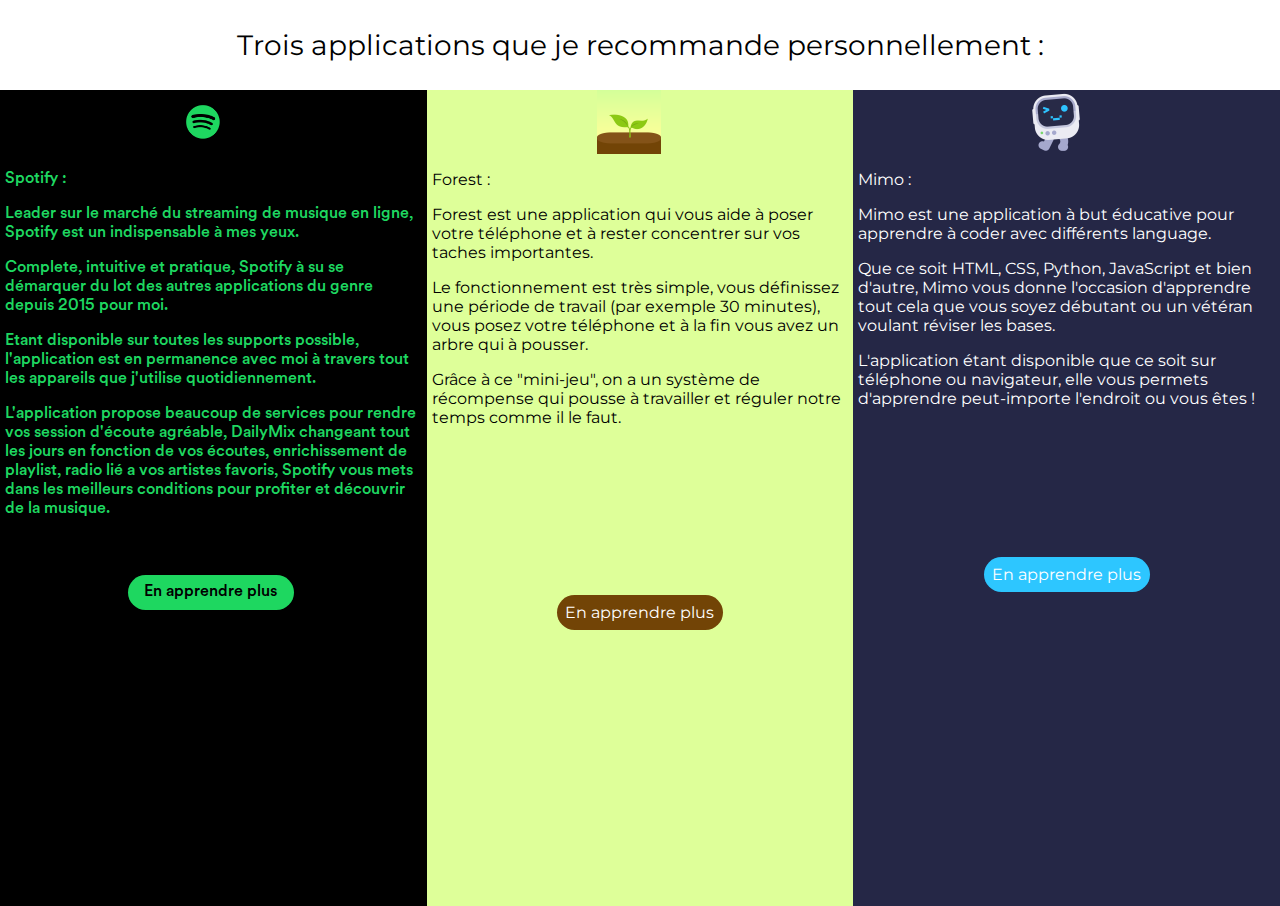
<file: index.html>
<!DOCTYPE html>
<html lang="en">
<head>
    <meta charset="UTF-8">
    <meta name="viewport" content="width=device-width, initial-scale=1.0">
    <title>App Favorites</title>
    <link rel="stylesheet" href="./code/favorites.css">
    <link href="https://fonts.googleapis.com/css?family=Montserrat" rel="stylesheet">
    <link rel="icon" type="image" href="./image/favicon.png">
</head>


<body>

    <header>

        <div class="header">
            <p class="title-header">Trois applications que je recommande personnellement :</p>

        </div>
        



    </header>


    <main class="main-index">


        <div class="three-columns">
            <div class="spotify-column">

                <img class="logo-column" src="./image/spotify-logo.jpg" alt="logo-spotify">

                <p class="text-index">Spotify :</p>
                <p class="text-index">Leader sur le marché du streaming de musique en ligne, Spotify est un indispensable à mes yeux.</p>
                <p class="text-index">Complete, intuitive et pratique, Spotify à su se démarquer du lot des autres applications du genre depuis 2015 pour moi.</p>
                <p class="text-index">Etant disponible sur toutes les supports possible, l'application est en permanence avec moi à travers tout les appareils que j'utilise quotidiennement.</p>
                <p class="text-index">L'application propose beaucoup de services pour rendre vos session d'écoute agréable, DailyMix changeant tout les jours en fonction de vos écoutes, enrichissement de playlist, radio lié a vos artistes favoris, Spotify vous mets dans les meilleurs conditions pour profiter et découvrir de la musique.</p>
                
                <br>
                <br>
                

                
                <a class="app-button-spotify" href="./code/spotify.html">En apprendre plus</a>
            </div>

            <div class="forest-column">

                <img class="logo-column" src="./image/forest-logo.png" alt="logo-forest">

                <p class="text-index">Forest :</p>
                <p class="text-index">Forest est une application qui vous aide à poser votre téléphone et à rester concentrer sur vos taches importantes.</p>
                <p class="text-index">Le fonctionnement est très simple, vous définissez une période de travail (par exemple 30 minutes), vous posez votre téléphone et à la fin vous avez un arbre qui à pousser.</p>
                <p class="text-index">Grâce à ce "mini-jeu", on a un système de récompense qui pousse à travailler et réguler notre temps comme il le faut.</p>
                <br><br><br><br><br><br><br><br>
                <a class="app-button-forest" href="./code/forest.html">En apprendre plus</a>

            </div>

            <div class="mimo-column">

                <img class="logo-column" src="./image/mimo-logo.png" alt="mimo-logo">

                <p class="text-index">Mimo :</p>
                <p class="text-index">Mimo est une application à but éducative pour apprendre à coder avec différents language.</p>
                <p class="text-index">Que ce soit HTML, CSS, Python, JavaScript et bien d'autre, Mimo vous donne l'occasion d'apprendre tout cela que vous soyez débutant ou un vétéran voulant réviser les bases.</p>
                <p class="text-index">L'application étant disponible que ce soit sur téléphone ou navigateur, elle vous permets d'apprendre peut-importe l'endroit ou vous êtes !</p>
                <br><br><br><br><br><br><br>
                <a class="app-button-mimo" href="./code/mimo.html">En apprendre plus</a>

            </div>
        </div>

        



    </main>


    <footer>



    </footer>
    
</body>
</html>
</file>
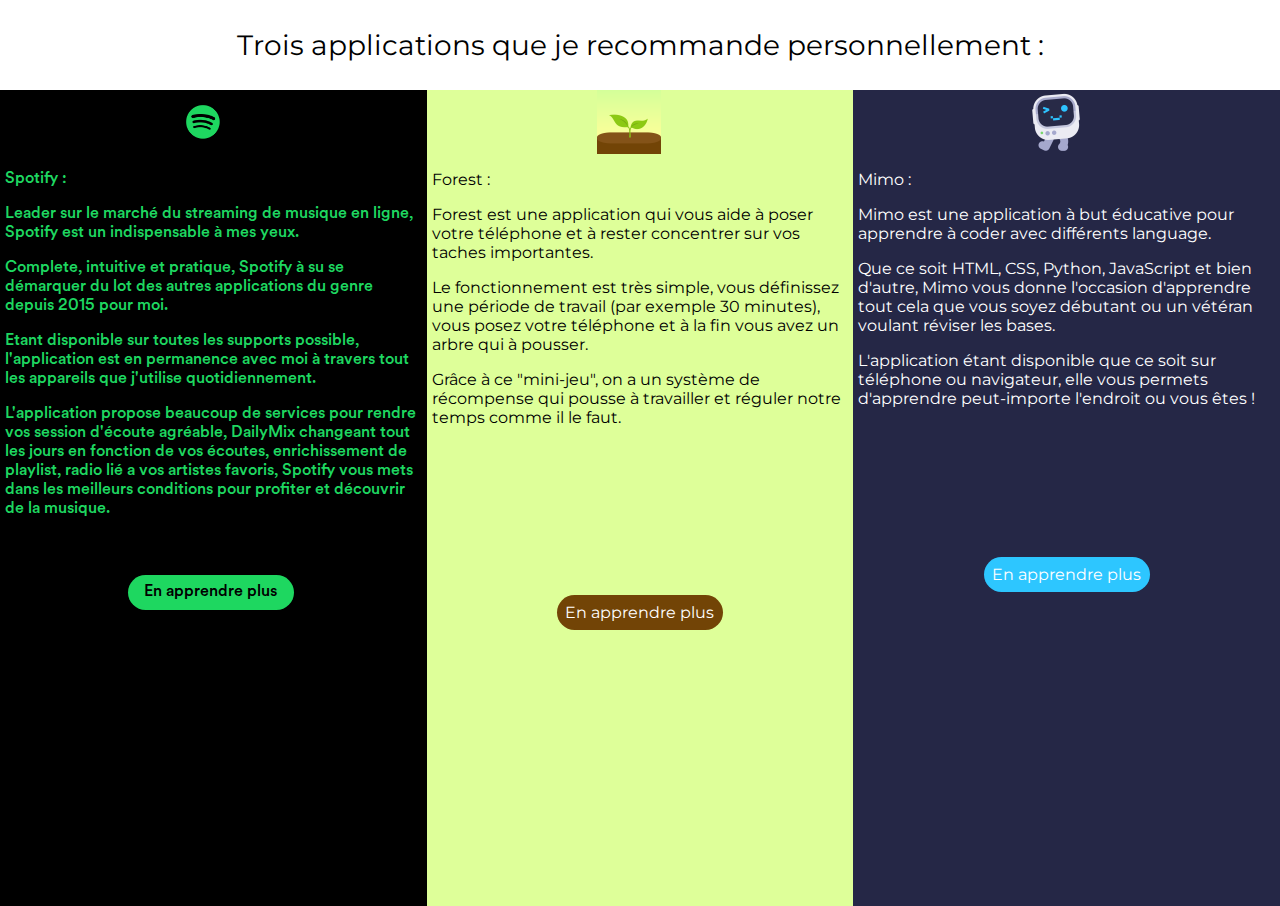
<file: code/index.html>
<!DOCTYPE html>
<html lang="en">
<head>
    <meta charset="UTF-8">
    <meta name="viewport" content="width=device-width, initial-scale=1.0">
    <title>App Favorites</title>
    <link rel="stylesheet" href="favorites.css">
    <link href="https://fonts.googleapis.com/css?family=Montserrat" rel="stylesheet">
</head>


<body>

    <header>

        <div class="header">
            <p class="title-header">Trois applications que je recommande personnellement :</p>

        </div>
        



    </header>


    <main class="main-index">


        <div class="three-columns">
            <div class="spotify-column">

                <img class="logo-column" src="..//image/spotify-logo.jpg" alt="logo-spotify">

                <p class="text-index">Spotify :</p>
                <p class="text-index">Leader sur le marché du streaming de musique en ligne, Spotify est un indispensable à mes yeux.</p>
                <p class="text-index">Complete, intuitive et pratique, Spotify à su se démarquer du lot des autres applications du genre depuis 2015 pour moi.</p>
                <p class="text-index">Etant disponible sur toutes les supports possible, l'application est en permanence avec moi à travers tout les appareils que j'utilise quotidiennement.</p>
                <p class="text-index">L'application propose beaucoup de services pour rendre vos session d'écoute agréable, DailyMix changeant tout les jours en fonction de vos écoutes, enrichissement de playlist, radio lié a vos artistes favoris, Spotify vous mets dans les meilleurs conditions pour profiter et découvrir de la musique.</p>
                
                <br>
                <br>
                

                
                <a class="app-button-spotify" href="spotify.html">En apprendre plus</a>
            </div>

            <div class="forest-column">

                <img class="logo-column" src="..//image/forest-logo.png" alt="logo-forest">

                <p class="text-index">Forest :</p>
                <p class="text-index">Forest est une application qui vous aide à poser votre téléphone et à rester concentrer sur vos taches importantes.</p>
                <p class="text-index">Le fonctionnement est très simple, vous définissez une période de travail (par exemple 30 minutes), vous posez votre téléphone et à la fin vous avez un arbre qui à pousser.</p>
                <p class="text-index">Grâce à ce "mini-jeu", on a un système de récompense qui pousse à travailler et réguler notre temps comme il le faut.</p>
                <br><br><br><br><br><br><br><br>
                <a class="app-button-forest" href="forest.html">En apprendre plus</a>

            </div>

            <div class="mimo-column">

                <img class="logo-column" src="..//image/mimo-logo.png" alt="mimo-logo">

                <p class="text-index">Mimo :</p>
                <p class="text-index">Mimo est une application à but éducative pour apprendre à coder avec différents language.</p>
                <p class="text-index">Que ce soit HTML, CSS, Python, JavaScript et bien d'autre, Mimo vous donne l'occasion d'apprendre tout cela que vous soyez débutant ou un vétéran voulant réviser les bases.</p>
                <p class="text-index">L'application étant disponible que ce soit sur téléphone ou navigateur, elle vous permets d'apprendre peut-importe l'endroit ou vous êtes !</p>
                <br><br><br><br><br><br><br>
                <a class="app-button-mimo" href="mimo.html">En apprendre plus</a>

            </div>
        </div>

        



    </main>


    <footer>



    </footer>
    
</body>
</html>
</file>
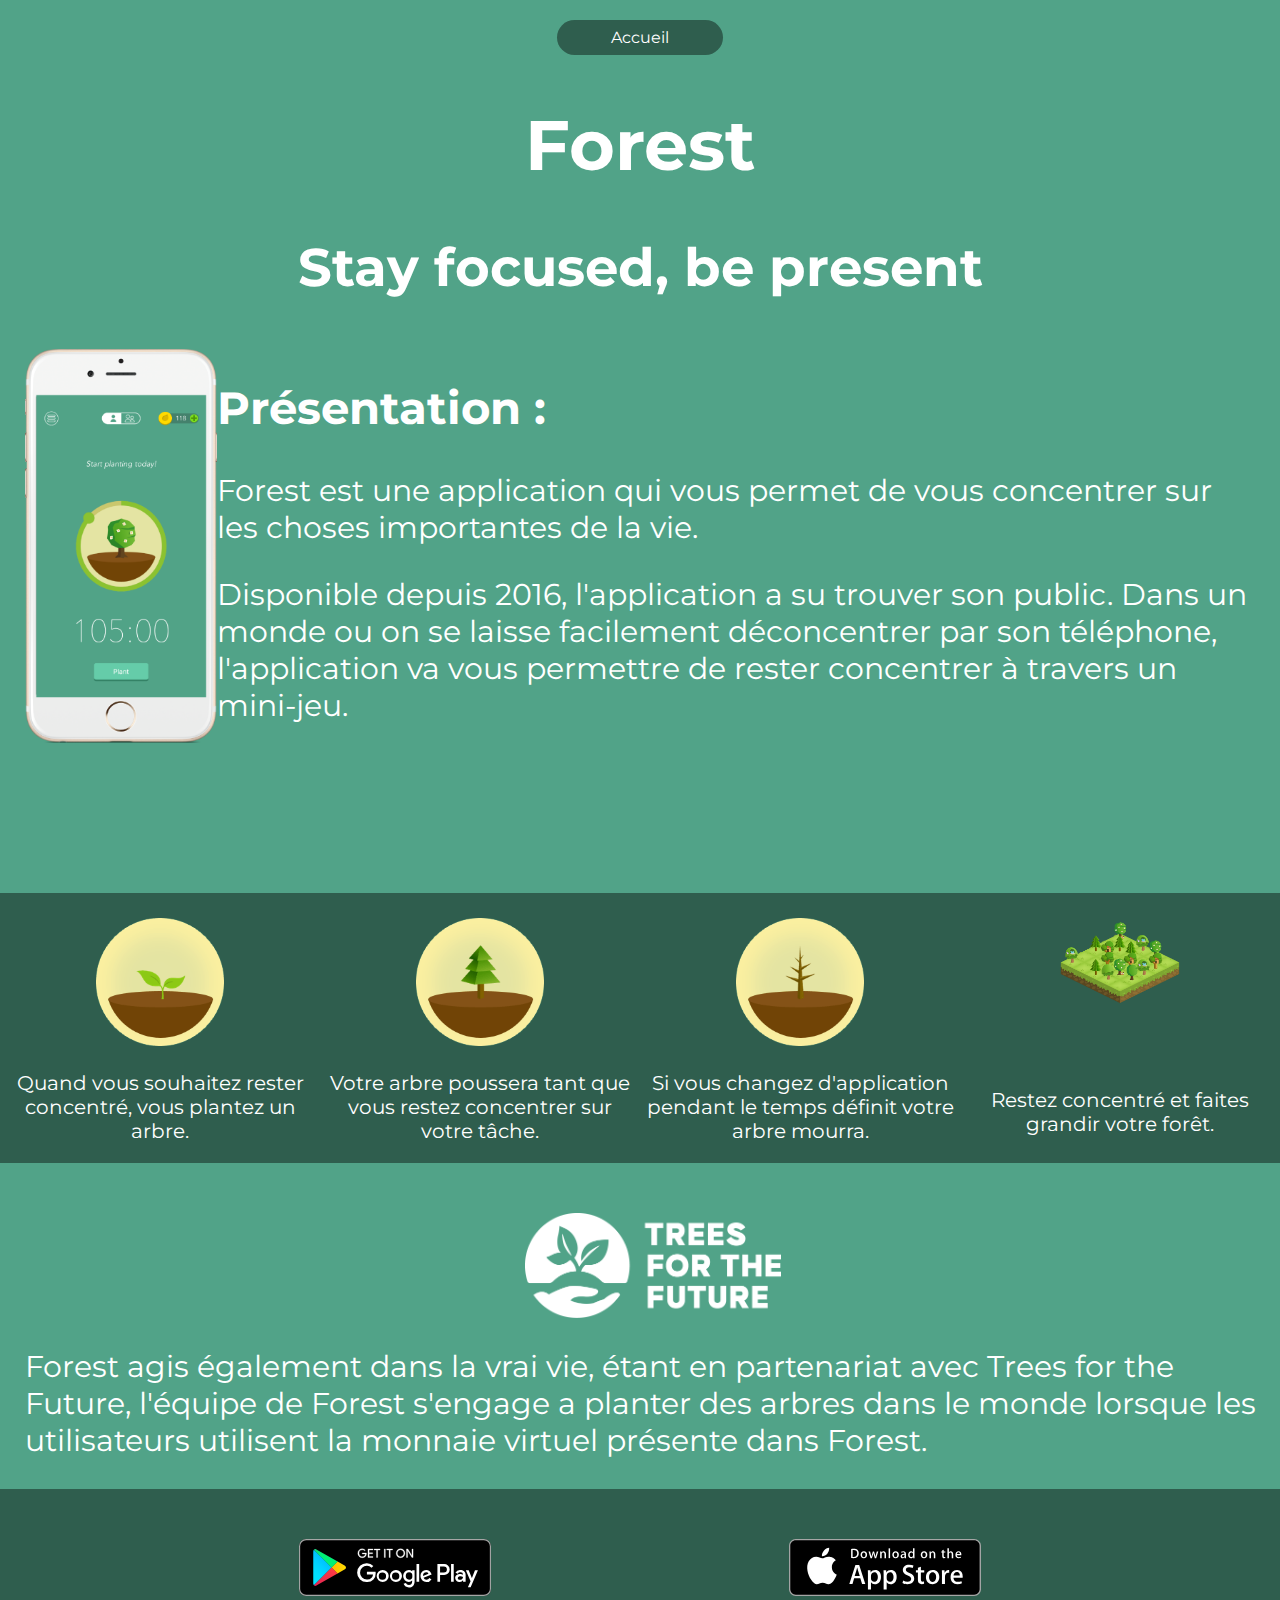
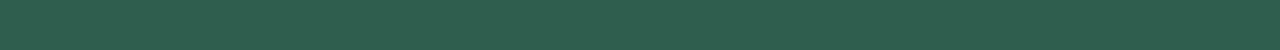
<file: code/forest.html>
<!DOCTYPE html>
<html lang="en">
<head>
    <meta charset="UTF-8">
    <meta name="viewport" content="width=device-width, initial-scale=1.0">
    <title>Forest</title>
    <link rel="stylesheet" href="..//code/favorites.css">
    <link href="https://fonts.googleapis.com/css?family=Montserrat" rel="stylesheet">
    <link rel="icon" type="image" href="../image/forest-logo.png">

</head>


<body class="body-forest">

    <header>
        <a class="button-index-forest" href="../index.html">Accueil</a>


    </header>


    <main>
        <section>

            <div class="titre-forest">
                <h1>Forest</h1>
                <h2>Stay focused, be present</h2>
            </div>

            <div class="forest1">

                <div>
                    <img class="screen-forest1" src="..//image/screen-forest1.png" alt="screen-forest1">
                </div>
                
                <div class="text-forest1">
                    <h2>Présentation :</h2>
                    <p>Forest est une application qui vous permet de vous concentrer sur les choses importantes de la vie.</p>
                    <p>Disponible depuis 2016, l'application a su trouver son public. Dans un monde ou on se laisse facilement déconcentrer par son téléphone,
                        l'application va vous permettre de rester concentrer à travers un mini-jeu.
                    </p>
                </div>

            
            </div>

        </section>

        <br> <br> <br> <br> <br> <br>
        
       

        <section class="forest2">

            <div>
                <img class="screen-forest2" src="..//image/screen-forest2.png" alt="screen-forest2">
                <p>Quand vous souhaitez rester concentré, vous plantez un arbre.</p>
            </div>

            <div>
                <img class="screen-forest2" src="..//image/screen-forest3.png" alt="screen-forest3">
                <p>Votre arbre poussera tant que vous restez concentrer sur votre tâche.</p>
            </div>

            <div>
                <img class="screen-forest2" src="..//image/screen-forest4.png" alt="screen-forest4">
                <p>Si vous changez d'application pendant le temps définit votre arbre mourra.</p>
            </div>
            
            <div class="grow-forest">
                <img class="screen-forest2" src="..//image/screen-forest5.png" alt="screen-forest5">
                <p class="text-forest2">Restez concentré et faites grandir votre forêt.</p>
            </div>
            
        </section>

       <section class="forest3">
        <img class="logoTFTF" src="..//image/logo-tftf.png" alt="">
        <p>Forest agis également dans la vrai vie, étant en partenariat avec Trees for the Future, l'équipe de Forest s'engage a planter des arbres dans le monde lorsque les utilisateurs 
            utilisent la monnaie virtuel présente dans Forest.
        </p>
       </section>


    </main>


    <footer class="footer-forest">
        <a href="https://play.google.com/store/apps/details?id=cc.forestapp&referrer=utm_source%3Dofficalwebsite%26utm_medium%3Dbutton">
            <img class="logo-appstore" src="..//image/playstore.svg" alt="playstore">
        </a>    
        
        <a href="https://apps.apple.com/us/app/forest-focus-for-productivity/id866450515">
            <img class="logo-appstore" src="..//image/appstore.svg" alt="apple">
        </a>
    </footer>
    
</body>
</html>
</file>
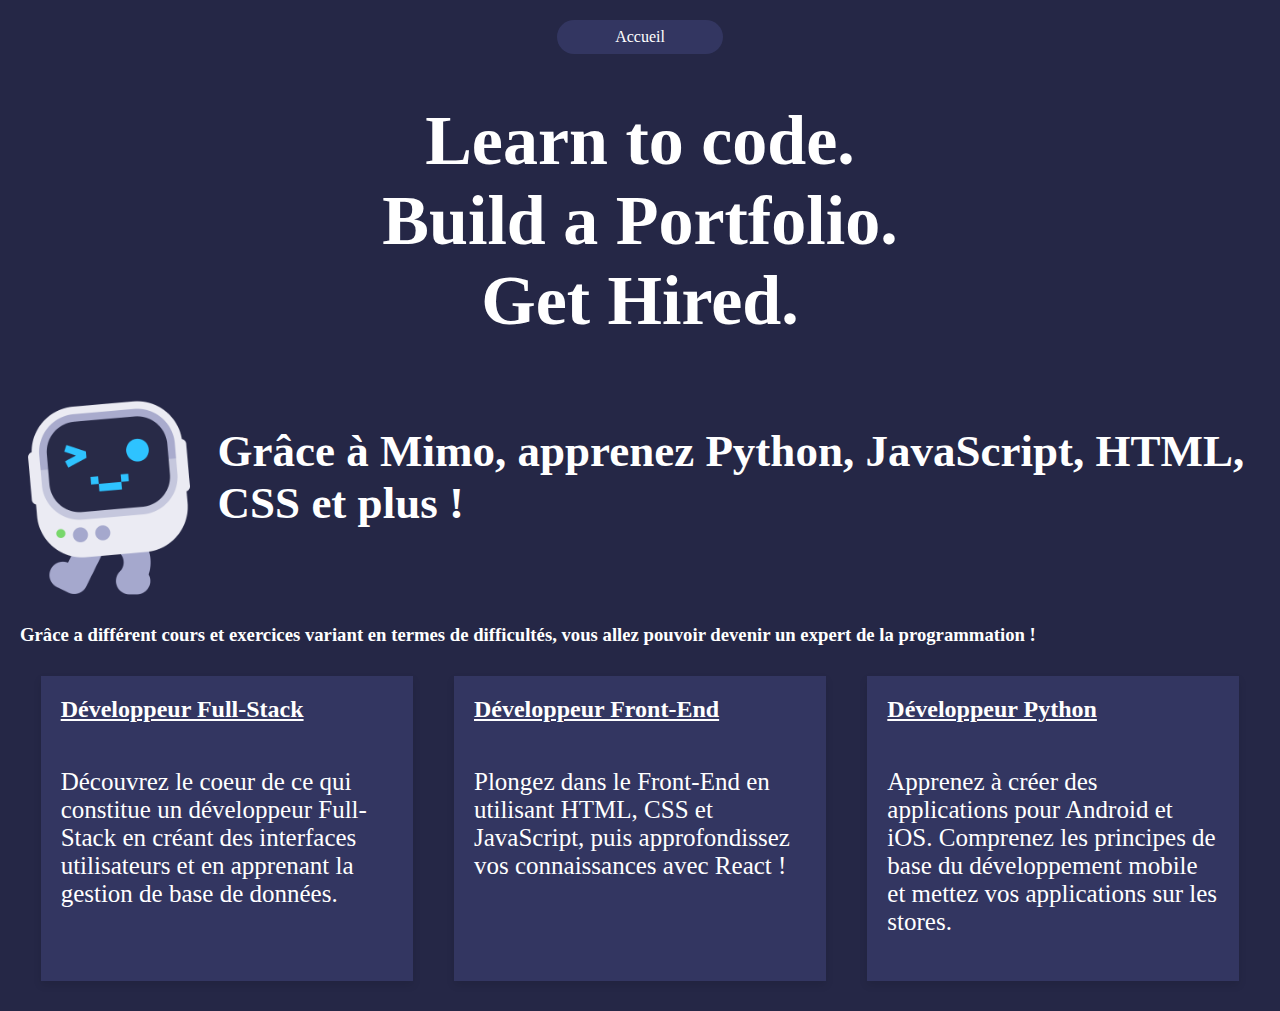
<file: code/mimo.html>
<!DOCTYPE html>
<html lang="en">
<head>
    <meta charset="UTF-8">
    <meta name="viewport" content="width=device-width, initial-scale=1.0">
    <title>Mimo</title>
    <link rel="stylesheet" href="./favorites.css">
    <link href="https://db.onlinewebfonts.com/c/d95bf2f30035a050142565e03d44da71?family=Aeonik" rel="stylesheet">
    <link rel="icon" type="image" href="../image/mimo-logo.png">
</head>


<body class="body-mimo">

    <header>

        <a class="button-index-mimo" href="../index.html">Accueil</a>


    </header>


    <main>

        <h1 class="title-mimo">Learn to code. <br>
        Build a Portfolio. <br>
        Get Hired.
        </h1>

        <section class="section-mimo1">
            <img class="robot-mimo" src="../image/mimo-logo.png" alt="">
            <h2>Grâce à Mimo, apprenez Python, JavaScript, HTML, CSS et plus !</h2>
        </section>
        <h3>Grâce a différent cours et exercices variant en termes de difficultés, vous allez pouvoir devenir un expert de la programmation !</h3>

        <section class="card-container">

            <div class="card">         
                <h2><u>Développeur Full-Stack</u></h2>
                <p>Découvrez le coeur de ce qui constitue un développeur Full-Stack en créant des interfaces utilisateurs et en apprenant la gestion de base de données.</p>
            </div>
            <div class="card">
                <h2><u>Développeur Front-End</u></h2>
                <p>Plongez dans le Front-End en utilisant HTML, CSS et JavaScript, puis approfondissez vos connaissances avec React !</p>
            </div>
            <div class="card">
                <h2><u>Développeur Python</u></h2>
                <p>Apprenez à créer des applications pour Android et iOS. Comprenez les principes de base du développement mobile et mettez vos applications sur les stores.</p>
            </div>
    
        </section>

        <section>
            
        </section>


        



    </main>


    <footer>


        
    </footer>
    
</body>
</html>
</file>
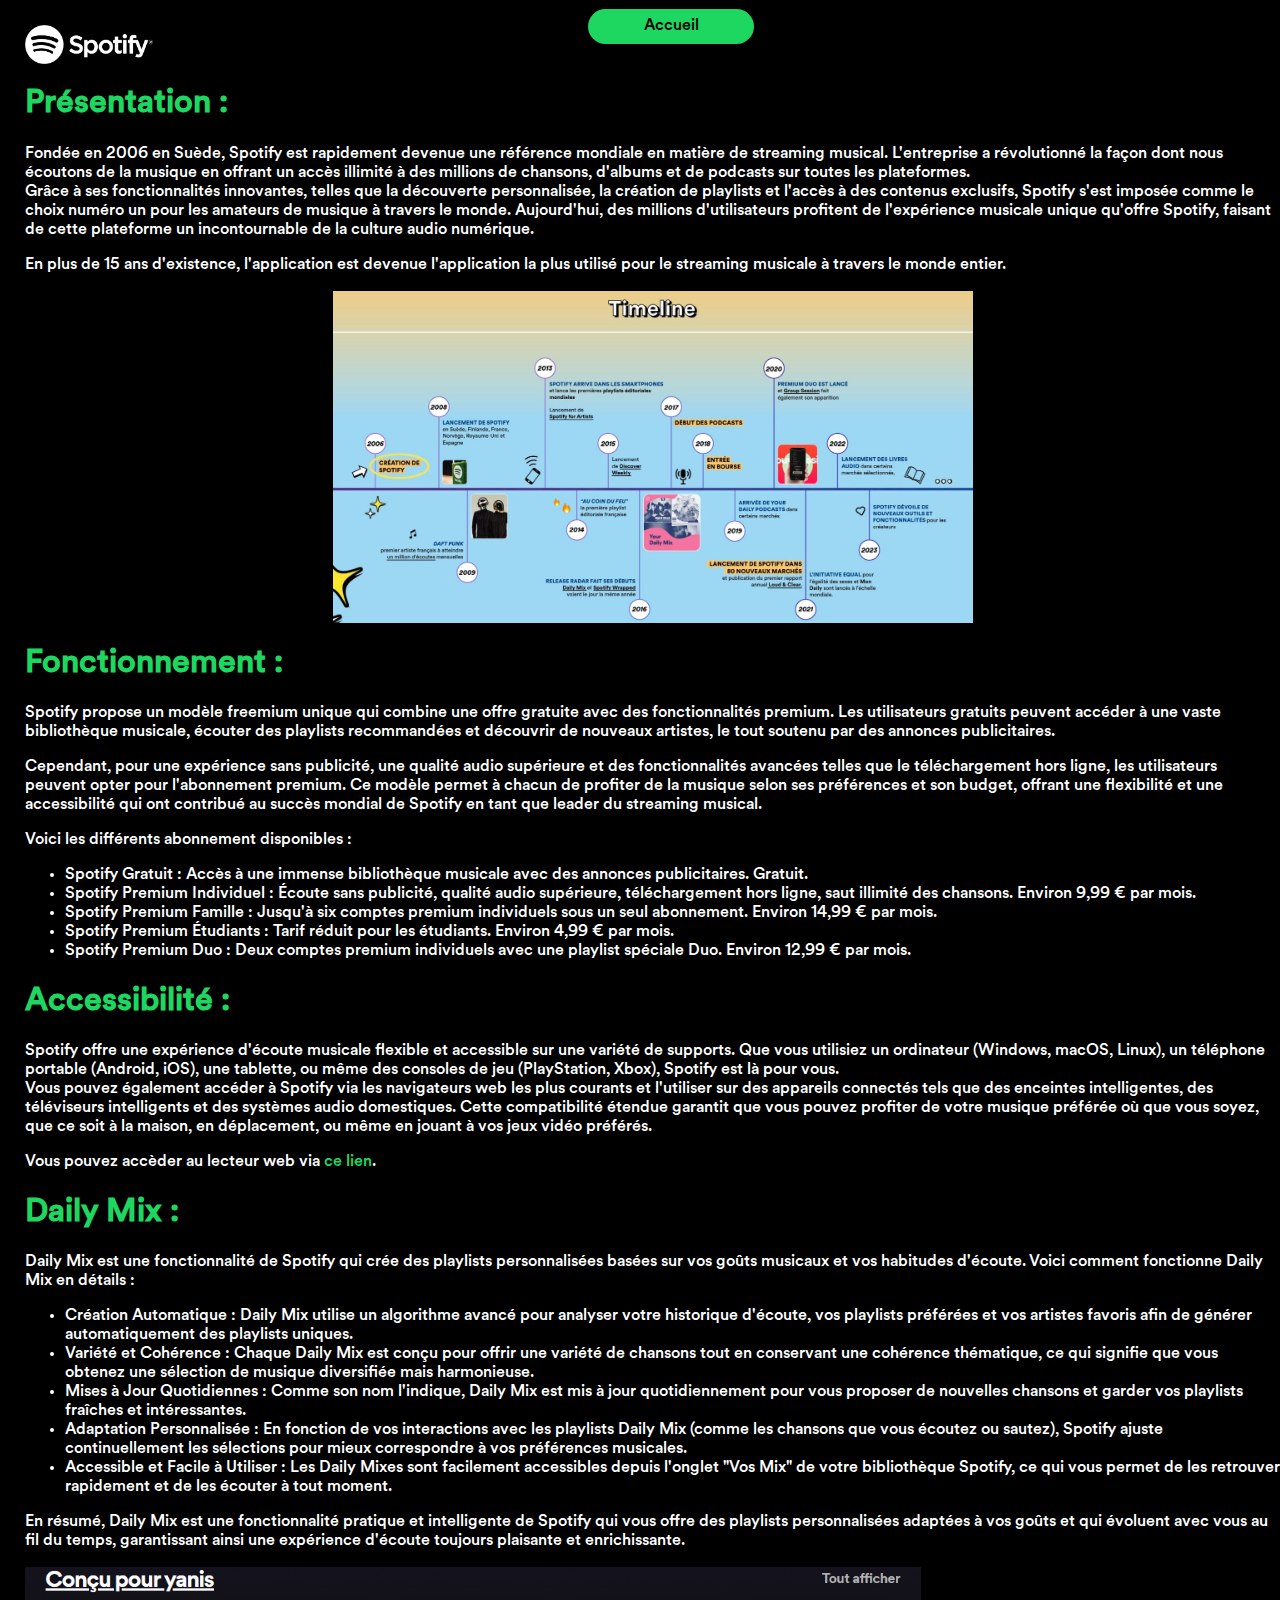
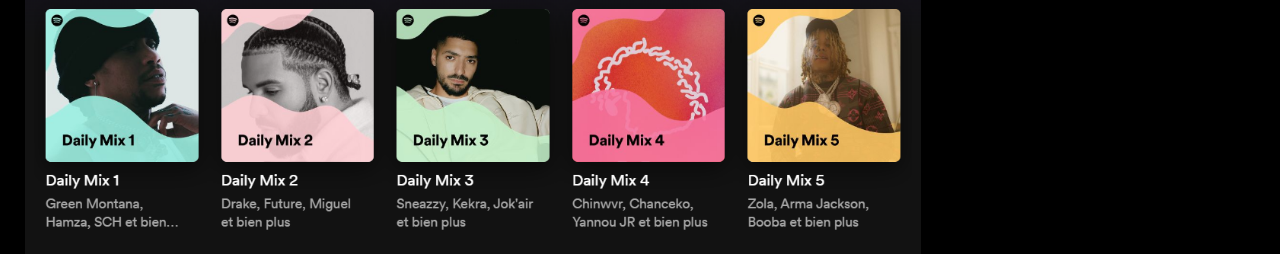
<file: code/spotify.html>
<!DOCTYPE html>
<html lang="en">
<head>
    <meta charset="UTF-8">
    <meta name="viewport" content="width=device-width, initial-scale=1.0">
    <title>Spotify</title>
    <link rel="stylesheet" href="favorites.css">
</head>


<body class="body-spotify">

    <header class="header-spotify">
        <img class="spotify-white" src="..//image/spotify-white.png" alt="spotify-logo">

        <a class="button-index-spotify" href="../index.html">Accueil</a>


    </header>


    <main>
        <section>

            <h1 class="titre-spotify">Présentation :</h1>
            <p>Fondée en 2006 en Suède, Spotify est rapidement devenue une référence mondiale en matière de streaming musical. L'entreprise a révolutionné la façon dont nous écoutons de la musique en offrant un accès illimité à des millions de chansons, d'albums et de podcasts sur toutes les plateformes.
            <br>
             Grâce à ses fonctionnalités innovantes, telles que la découverte personnalisée, la création de playlists et l'accès à des contenus exclusifs, Spotify s'est imposée comme le choix numéro un pour les amateurs de musique à travers le monde. Aujourd'hui, des millions d'utilisateurs profitent de l'expérience musicale unique qu'offre Spotify, faisant de cette plateforme un incontournable de la culture audio numérique.</p>
            <p>En plus de 15 ans d'existence, l'application est devenue l'application la plus utilisé pour le streaming musicale à travers le monde entier.</p>

            <img class="timeline" src="..//image/Spotify-Timeline-1536x799.jpg" alt="">

        </section>

        <section>
            <h1 class="titre-spotify">Fonctionnement :</h1>

            <p>Spotify propose un modèle freemium unique qui combine une offre gratuite avec des fonctionnalités premium. Les utilisateurs gratuits peuvent accéder à une vaste bibliothèque musicale, écouter des playlists recommandées et découvrir de nouveaux artistes, le tout soutenu par des annonces publicitaires.</p>
            <p>Cependant, pour une expérience sans publicité, une qualité audio supérieure et des fonctionnalités avancées telles que le téléchargement hors ligne, les utilisateurs peuvent opter pour l'abonnement premium.
            
            Ce modèle permet à chacun de profiter de la musique selon ses préférences et son budget, offrant une flexibilité et une accessibilité qui ont contribué au succès mondial de Spotify en tant que leader du streaming musical. </p>

            <p>Voici les différents abonnement disponibles :</p>
            <ul>
                <li>
                    Spotify Gratuit : Accès à une immense bibliothèque musicale avec des annonces publicitaires. Gratuit.
                </li>

                <li>
                    Spotify Premium Individuel : Écoute sans publicité, qualité audio supérieure, téléchargement hors ligne, saut illimité des chansons. Environ 9,99 € par mois.
                </li>

                <li>
                    Spotify Premium Famille : Jusqu'à six comptes premium individuels sous un seul abonnement. Environ 14,99 € par mois.
                </li>

                <li>
                    Spotify Premium Étudiants : Tarif réduit pour les étudiants. Environ 4,99 € par mois.
                </li>

                <li>
                    Spotify Premium Duo : Deux comptes premium individuels avec une playlist spéciale Duo. Environ 12,99 € par mois.
                </li>
            </ul>
            
        </section>

        <section>
            <h1 class="titre-spotify">Accessibilité :</h1>

            <p>Spotify offre une expérience d'écoute musicale flexible et accessible sur une variété de supports. Que vous utilisiez un ordinateur (Windows, macOS, Linux), un téléphone portable (Android, iOS), une tablette, ou même des consoles de jeu (PlayStation, Xbox), Spotify est là pour vous.
                <br> Vous pouvez également accéder à Spotify via les navigateurs web les plus courants et l'utiliser sur des appareils connectés tels que des enceintes intelligentes, des téléviseurs intelligents et des systèmes audio domestiques. Cette compatibilité étendue garantit que vous pouvez profiter de votre musique préférée où que vous soyez, que ce soit à la maison, en déplacement, ou même en jouant à vos jeux vidéo préférés.</p>
            <p>Vous pouvez accèder au lecteur web via <a class="link-web" href="https://open.spotify.com/intl-fr">ce lien</a>.</p>
        </section>


        <section>
            <h1 class="titre-spotify">Daily Mix :</h1>

            <p>Daily Mix est une fonctionnalité de Spotify qui crée des playlists personnalisées basées sur vos goûts musicaux et vos habitudes d'écoute. Voici comment fonctionne Daily Mix en détails :</p>

            <ul>
                <li>
                    Création Automatique : Daily Mix utilise un algorithme avancé pour analyser votre historique d'écoute, vos playlists préférées et vos artistes favoris afin de générer automatiquement des playlists uniques.
                </li>

                <li>
                    Variété et Cohérence : Chaque Daily Mix est conçu pour offrir une variété de chansons tout en conservant une cohérence thématique, ce qui signifie que vous obtenez une sélection de musique diversifiée mais harmonieuse.
                </li>

                <li>
                    Mises à Jour Quotidiennes : Comme son nom l'indique, Daily Mix est mis à jour quotidiennement pour vous proposer de nouvelles chansons et garder vos playlists fraîches et intéressantes.
                </li>

                <li>
                    Adaptation Personnalisée : En fonction de vos interactions avec les playlists Daily Mix (comme les chansons que vous écoutez ou sautez), Spotify ajuste continuellement les sélections pour mieux correspondre à vos préférences musicales.
                </li>

                <li>
                    Accessible et Facile à Utiliser : Les Daily Mixes sont facilement accessibles depuis l'onglet "Vos Mix" de votre bibliothèque Spotify, ce qui vous permet de les retrouver rapidement et de les écouter à tout moment.
                </li>
            </ul>

            <p>En résumé, Daily Mix est une fonctionnalité pratique et intelligente de Spotify qui vous offre des playlists personnalisées adaptées à vos goûts et qui évoluent avec vous au fil du temps, garantissant ainsi une expérience d'écoute toujours plaisante et enrichissante.</p>
            
            <img class="screen-dailyMix" src="..//image/screen-spotify.png" alt="Screen DailyMix">
 
        </section>
 

        
    </main>


    <footer>


        
    </footer>
    
</body>
</html>
</file>
<file: code/favorites.css>
body{
    margin: 0;
}

/* fonts etc etc */

@font-face {
    font-family: Spotify;
    src: url(..//fonts/spotify/CircularSpotifyText-Medium.otf);
}

@font-face {
    font-family: Forest;
    src: url(..//fonts/forest/Arial\ Greek\ Regular.ttf);
}


/* CSS for the header */



a {
    text-decoration: none;
}


.header {
    display: flex;
    justify-content: center;
    font-family: "Montserrat";
    font-size: 28px;
    
}


/* CSS Index */

.main-index {
    font-family: "Montserrat";
    
}

.three-columns {
    display: grid;
    grid-auto-rows: 1fr;
    grid-template-columns: 1fr 1fr 1fr;
    height: 90.7vh;

}

.spotify-column {
    background-color: black;
    color: #1ED760;
    font-family: Spotify;
    
}

.forest-column {
    background-color: #DEFF99;
}

.mimo-column {
    background-color: #252746;
    color: white;
}

.logo-column {
    width: 5vw;
    display: flex;
    margin-left: 40%;
}

.app-button-spotify {                                 
    display: block;
    width: 150px;
    text-align: center;
    padding: 8px;
    margin-bottom: 10px;
    background-color: #1ED760;
    color: black;
    text-decoration: none;
    border-radius: 40px;
    transition: all 0.3s ease;
    border-color: white;
    margin-left: 30%;
    margin-top: 2px;
    
    
}

.app-button-spotify:hover {                               
    transform: scale(1.1); 

}

.text-index {
    margin-left: 5px;
    margin-right: 5px ;
}

.app-button-forest {                               
    display: block;
    width: 150px;
    text-align: center;
    padding: 8px;
    margin-bottom: 10px;
    background-color: #724406;
    color: white;
    text-decoration: none;
    border-radius: 40px;
    transition: all 0.3s ease;
    border-color: white;
    margin-top: 20px;
    margin: auto;
}

.app-button-forest:hover {                                
    transform: scale(1.1); 

}

.app-button-mimo {                                 
    display: block;
    width: 150px;
    text-align: center;
    padding: 8px;
    margin-bottom: 10px;
    background-color: #2DC6FF;
    color: white;
    text-decoration: none;
    border-radius: 40px;
    transition: all 0.3s ease;
    border-color: white;
    margin-top: 17px;
    margin: auto;
}

.app-button-mimo:hover {                                
    transform: scale(1.1); 

}



/* CSS for Spotify */




.body-spotify {
    background-color: black;
    color: white;
    font-family: Spotify;
    margin-left: 25px;

}

.spotify-white {
    width: 10vw; 
    margin-top: 25px;
}

.titre-spotify {
    color: #1ED760;
}

.timeline {
    display: flex;
    justify-content: center;
    align-items: center;
    width: 50vw;
    margin: auto;
    transition: transform 0.3s ease;
}

.timeline:hover{
  transition: all .3s ease-in;
  transform: scale(1.30);
}


.button-index-spotify {                                 
    display: block;
    width: 150px;
    text-align: center;
    padding: 8px;
    margin-bottom: 10px;
    background-color: #1ED760;
    color: black;
    text-decoration: none;
    border-radius: 40px;
    transition: all 0.3s ease;
    border-color: white;
    margin-left: 34vw;
    
}

.button-index:hover {                                
    transform: scale(1.1); 

}

.header-spotify {
    display: flex;
    align-items: center;
    
}

.link-web {
    color: #1ED760;
}

.screen-dailyMix {
    width: 70vw;
    display: flex;
    justify-content: center;
    align-items: center;
    
    

   
}

/* CSS for Forest */

.body-forest {
    font-family: Montserrat;
    background-color: #51A388;
    
    color: white;
}

.titre-forest {
    text-align: center;
    font-size: 35px;
}

.screen-forest1 {
    width: 15vw;
}

.forest1 {
    display: flex;
    align-items: center;
    margin: 25px;
    
}



.text-forest1 {
    font-size: 30px;
    
}

.forest2 {
    display: grid;
    grid-auto-rows: 1fr;
    grid-template-columns: 1fr 1fr 1fr 1fr;
    text-align: center;
    background-color: #2F5E4E ;
    font-size: 20px;
}

.screen-forest2 {
    width: 10vw;
    margin-top: 25px;
}

.text-forest2 {
    margin-top: 77px;
   
}


.button-index-forest {                                 
    display: block;
    width: 150px;
    text-align: center;
    padding: 8px;
    margin-bottom: 10px;
    background-color: #2F5E4E;
    color: white;
    text-decoration: none;
    border-radius: 40px;
    transition: all 0.3s ease;
    border-color: white;
    margin: auto;
    margin-top: 20px;
    
}

.forest3 {
    font-size:30px ;
    display: flex;
    justify-content: center;
    flex-wrap: wrap;
    margin-top: 50px;
    margin-left: 25px;
    
}

.logoTFTF {
    width: 20vw;
    
    
    
}


.footer-forest {
    display: flex;
    justify-content: center;
    justify-content: space-evenly;
    background-color: #2F5E4E;
}

.logo-appstore {
    width: 15vw;
    margin-top: 50px;
    margin-bottom: 50px;
}


/* CSS for the Mimo page */

.button-index-mimo {                                 
    display: block;
    width: 150px;
    text-align: center;
    padding: 8px;
    margin-bottom: 10px;
    background-color: #333661;
    color: white;
    text-decoration: none;
    border-radius: 40px;
    transition: all 0.3s ease;
    border-color: white;
    margin: auto;
    margin-top: 20px;
    
}

.button-index-mimo:hover {                                
    transform: scale(1.1); 

}

.body-mimo {
    font-family: "Aeonik";
    background-color: #252746;
    color: white;
}

.title-mimo {
    text-align: center;
    font-size: 70px;
}

.robot-mimo {
    width: 17vw;
}

.section-mimo1 {
    display: flex;
    font-size: 30px;
}


.card-container {
    display: flex;
    justify-content: space-around;
    margin: 20px;
}

.card {
    background: #333661;
    color: white;
    width: 30%;
    margin: 10px;
    box-shadow: 0 4px 8px rgba(0,0,0,0.1);
    transition: transform 0.2s;
}

.card:hover {
    transform: scale(1.05);
}

.card img {
    width: 100%;
    height: auto;
}

.card h2 {
    color: white;
    padding: 0 20px 20px;
}

.card p {
    padding: 0 20px 20px;
    color: white;
    font-size: 25px;
}

h3 {
    padding: 0 20px;
}
</file>
